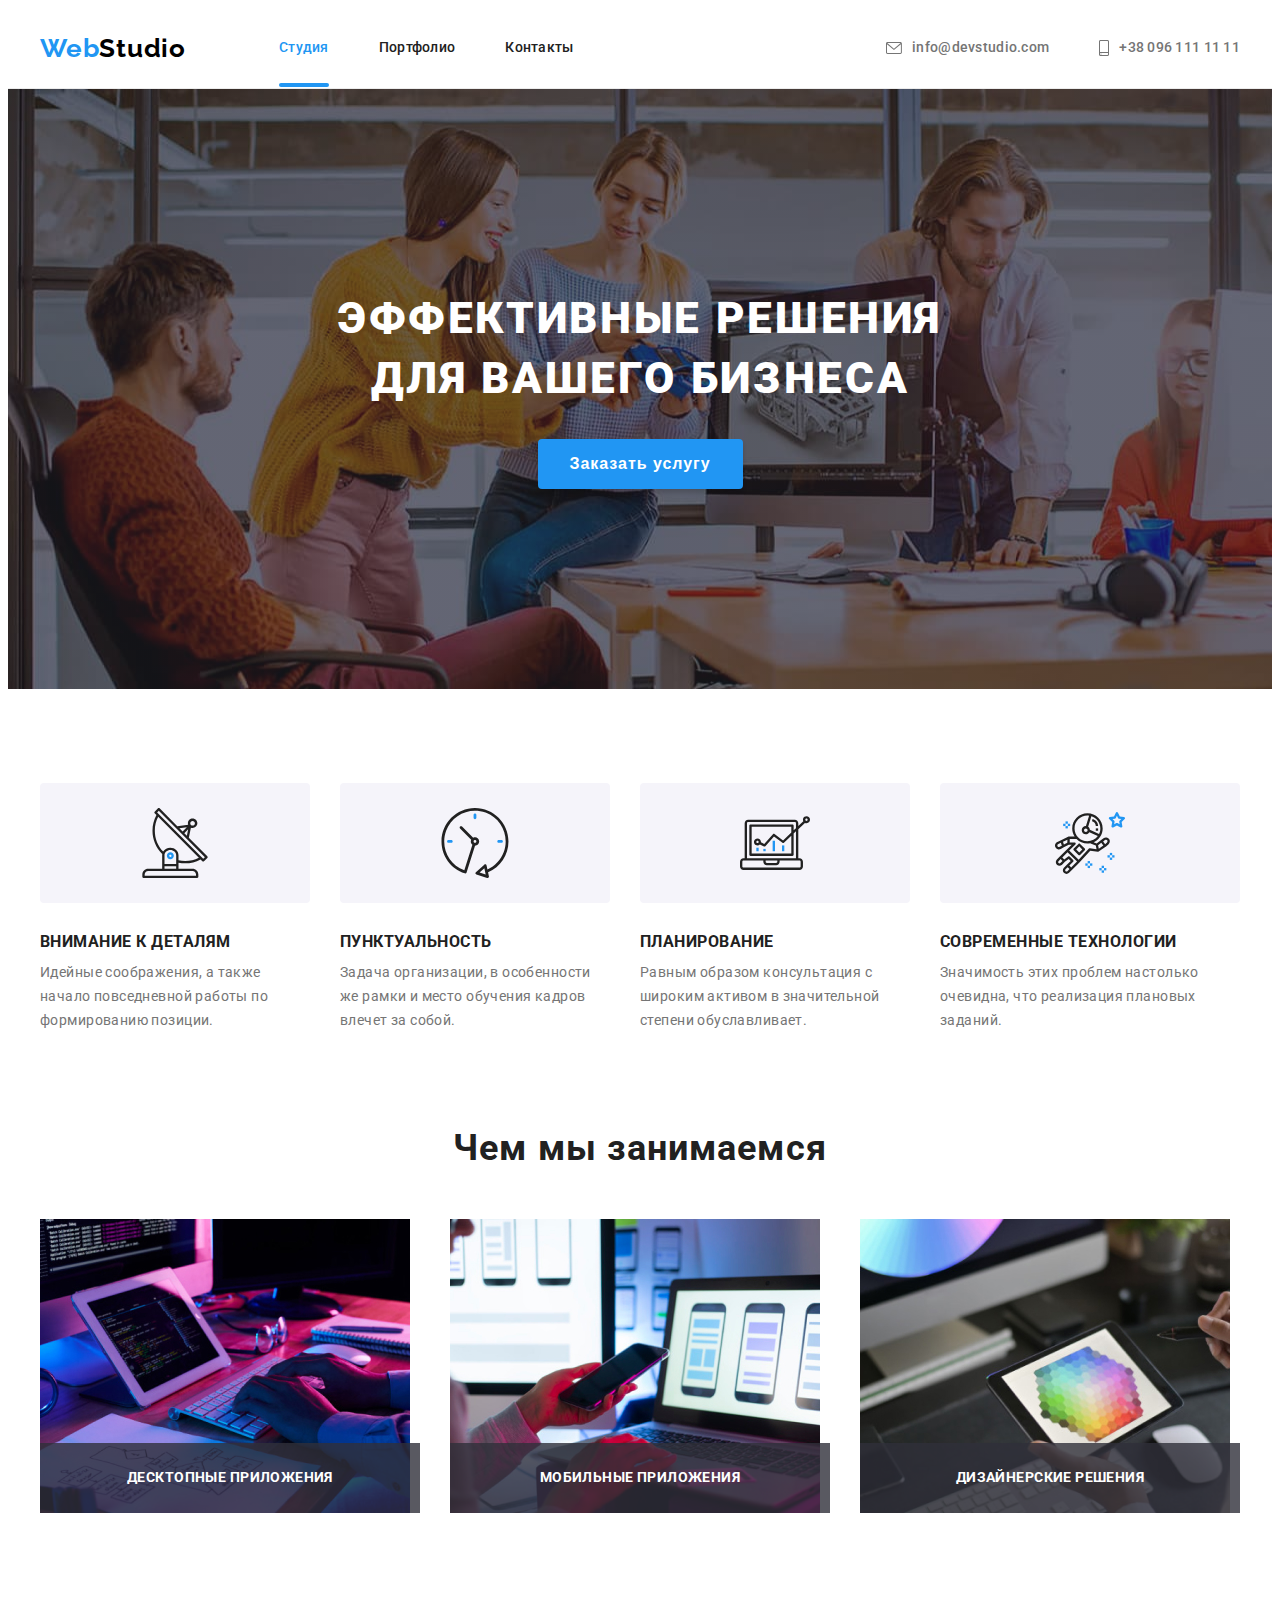
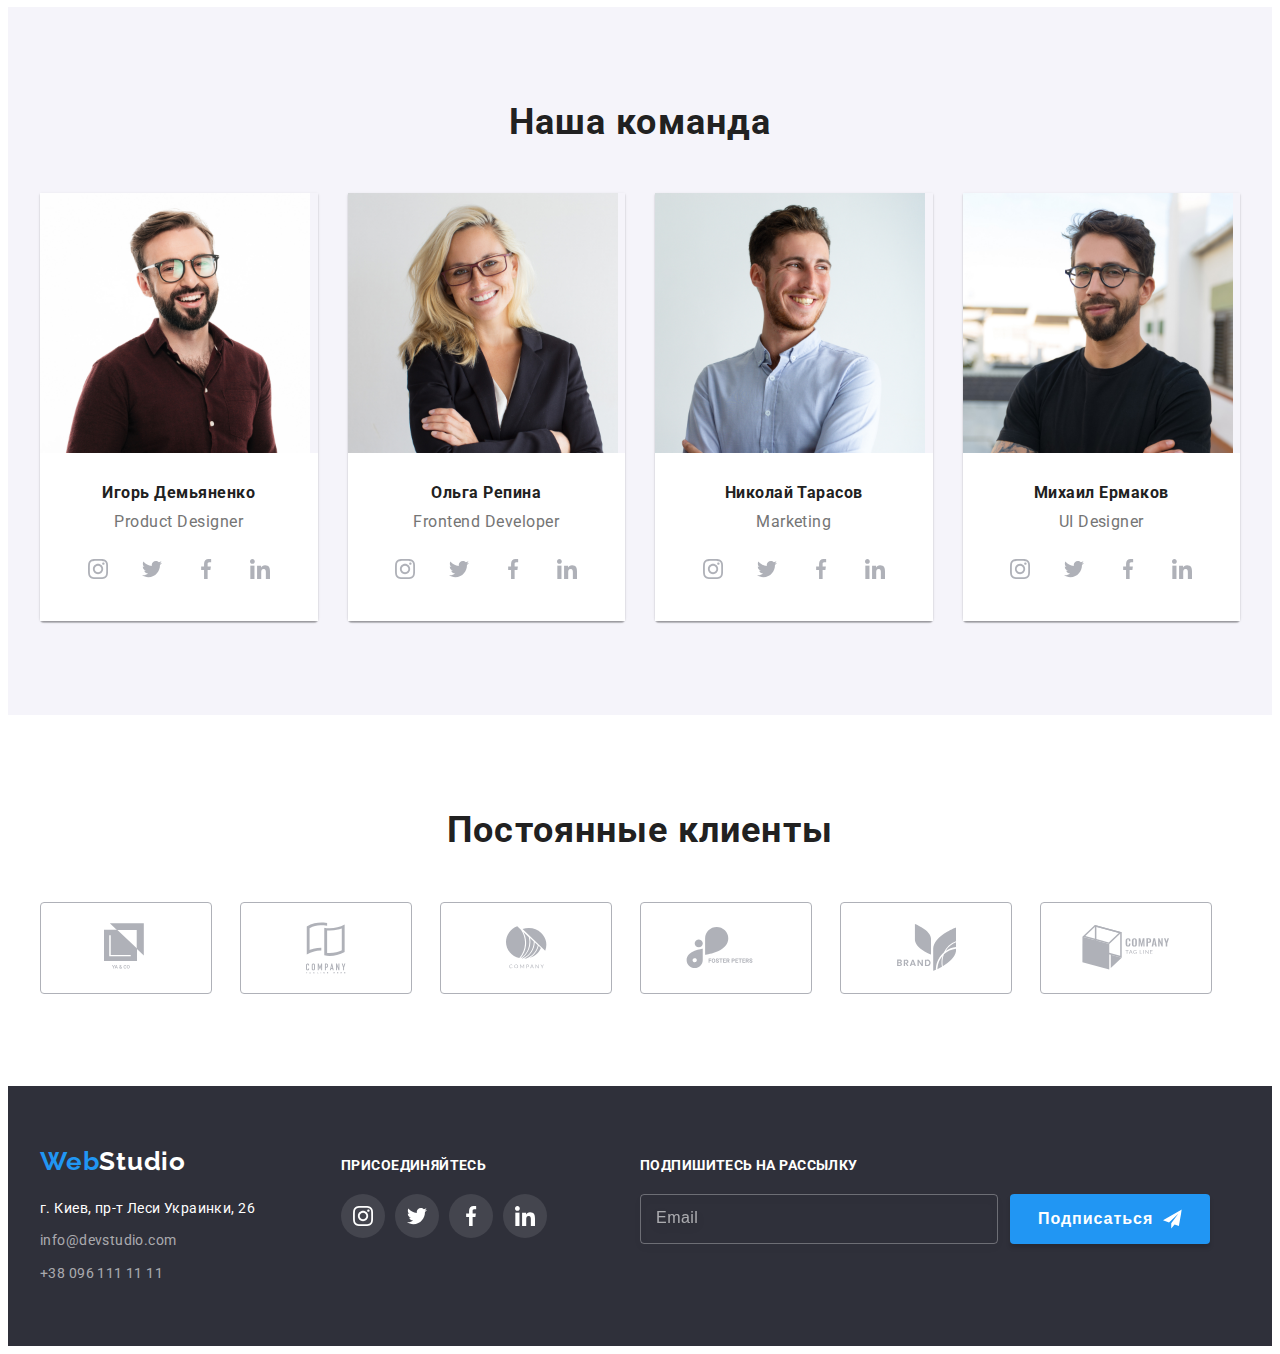
<file: index.html>
<!DOCTYPE html>
<html lang="ru">
<head>
    <meta charset="UTF-8">
    <meta http-equiv="X-UA-Compatible" content="IE=edge">
    <meta name="viewport" content="width=device-width, initial-scale=1.0">
    <title>Студия</title>
    <link rel="stylesheet" href="https://cdnjs.cloudflare.com/ajax/libs/modern-normalize/1.0.0/modern-normalize.min.css"
        integrity="sha512-ISS7cAi1PEhQ8jnbJpJZMd29NlhNj4AWYyLOSp2CE/CsHxTCu+r+t0D2yoJudVrd0/8fTVPUVDzY5Tvli75u/g=="
        crossorigin="anonymous" />
    <link rel="stylesheet" href="https://cdnjs.cloudflare.com/ajax/libs/animate.css/4.1.1/animate.min.css" />
    <link rel="preconnect" href="https://fonts.gstatic.com">
    <link href="https://fonts.googleapis.com/css2?family=Raleway:wght@700&family=Roboto:wght@400;500;700;900&display=swap"
        rel="stylesheet">
    <link rel="stylesheet" href="./css/styles.css">
</head>
<body>
 <header class="header">
    <div class="container">
    <nav class="navigation">
    <!--Логотип-->
    <a class="logo-link link" href="./index.html"><span lang="en">Web<span class="logo-part-white-theme">Studio</span></span></a>

    <!--Главное меню-->
    <ul class="navigation-list list">
        <li class="navigation-item"> 
            <a class="navigation-link link current" href="./index.html">Студия</a>
        </li>
        <li class="navigation-item">
            <a class="navigation-link link" href="./portfolio.html">Портфолио</a>
        </li>
        <li class="navigation-item">
            <a class="navigation-link link" href="">Контакты</a>
        </li>
    </ul>
    </nav>

    <!--Контакты-->
    <ul class="contact-list list">
        <li class="contact-list-item">
            <a class="contact-link link" href="mailto:info@devstudio.com">
                <svg class="mail-icon" width="16" height="12">
                    <use href="./images/icons.svg#envelope"></use>
                </svg>
                info@devstudio.com</a>
        </li>
        <li class="contact-list-item">
            <a class="contact-link link" href="tel:+380961111111">
                <svg class="tel-icon" width="10" height="16">
                    <use href="./images/icons.svg#smartphone"></use>
                </svg>
                +38 096 111 11 11</a>
        </li>
    </ul>
 </div>
 </header> 
<main>

    <!--hero-->
    <section class="hero"> 
        <div class="container">
        <h1 class="title-hero">Эффективные решения для вашего бизнеса</h1>
        <button class="modal-btn" type="button" data-modal-open>Заказать услугу</button>
        </div>
    </section>

    <!--Особенности-->
    <section class="features section">
        <div class="container">
        <h2 class="visually-hidden">Особенности</h2>
        <ul class="features-list list">
            <li class="features-list-item">
                <div class="features-icon-container">
                    <svg class="features-icon" width="70" height="70">
                        <use href="./images/icons.svg#antenna"></use>
                    </svg>
                </div>
                <h3 class="features-title">Внимание к деталям</h3>
                <p class="features-text">Идейные соображения, а также начало повседневной работы по формированию позиции.</p>
            </li>
            <li class="features-list-item">
                <div class="features-icon-container">
                    <svg class="features-icon" width="70" height="70">
                        <use href="./images/icons.svg#clock"></use>
                    </svg>
                </div>
                <h3 class="features-title">Пунктуальность</h3>
                <p class="features-text">Задача организации, в особенности же рамки и место обучения кадров влечет за собой.</p>
            </li>
            <li class="features-list-item">
                <div class="features-icon-container">
                    <svg class="features-icon" width="70" height="70">
                        <use href="./images/icons.svg#diagram"></use>
                    </svg>
                </div>
                <h3 class="features-title">Планирование</h3>
                <p class="features-text">Равным образом консультация с широким активом в значительной степени обуславливает.</p>
            </li>
            <li class="features-list-item">
                <div class="features-icon-container">
                    <svg class="features-icon" width="70" height="70">
                        <use href="./images/icons.svg#astronaut"></use>
                    </svg>
                </div>
                <h3 class="features-title">Современные технологии</h3>
                <p class="features-text">Значимость этих проблем настолько очевидна, что реализация плановых заданий.</p>
            </li>
        </ul>
        </div>
    </section>

    <!--Услуги компании-->
    <section class="services">
        <div class="container">
        <h2 class="title">Чем мы занимаемся</h2>
        <ul class="services-list list">
            <li class="services-list-item thumb">
                <img src="./images/box1.jpg" alt="Услуга 1"
                    width="370"/>
                <div class="label">
                    <p class="label-name">Десктопные приложения</p>
                </div>
            </li>
            <li class="services-list-item thumb">
                <img src="./images/box2.jpg" alt="Услуга 2" width="370"/>
                <div class="label">
                    <p class="label-name">Мобильные приложения</p>
                </div>
            </li>
            <li class="services-list-item thumb">
                <img src="./images/box3.jpg" alt="Услуга 3" width="370"/>
                <div class="label">
                    <p class="label-name">Дизайнерские решения</p>
                </div>
            </li>
        </ul>
        </div>
    </section>

    <!--Сотрудники компании-->
    <section class="team section">
        <div class="container">
        <h2 class="title">Наша команда</h2>
        <ul class="team-member-list list">
            <li class="team-member-item">
            <img class="team-member-img" src="./images/team-card-1.jpg" alt="Фото Игоря Демьяненко" width="270" height="260"/>
            <div class="team-member-card">
            <h3 class="name-team-member">Игорь Демьяненко</h3>
            <p class="position-team-member" lang="en">Product Designer</p>
            <ul class="social-list list">
                <li class="social-list-item">
                    <a class="social-list-link link" href="">
                        <svg class="social-list-icon">
                            <use href="./images/icons.svg#instagram"></use>
                        </svg>
                    </a>
                </li>
                <li class="social-list-item">
                    <a class="social-list-link link" href="">
                        <svg class="social-list-icon">
                            <use href="./images/icons.svg#twitter"></use>
                        </svg>
                    </a>
                </li>
                <li class="social-list-item">
                    <a class="social-list-link link" href="">
                        <svg class="social-list-icon">
                            <use href="./images/icons.svg#facebook"></use>
                        </svg>
                    </a>
                </li>
                <li class="social-list-item">
                    <a class="social-list-link link" href="">
                        <svg class="social-list-icon">
                            <use href="./images/icons.svg#linkedin"></use>
                        </svg>
                    </a>
                </li>
            </ul>
            </div>
            </li>
            <li class="team-member-item">
                <img class="team-member-img" src="./images/team-card-2.jpg" alt="Фото Ольги Репиной" width="270" height="260"/>
                <div class="team-member-card">
                <h3 class="name-team-member">Ольга Репина</h3>
                <p class="position-team-member" lang="en">Frontend Developer</p>
                <ul class="social-list list">
                    <li class="social-list-item">
                        <a class="social-list-link link" href="">
                            <svg class="social-list-icon">
                                <use href="./images/icons.svg#instagram"></use>
                            </svg>
                        </a>
                    </li>
                    <li class="social-list-item">
                        <a class="social-list-link link" href="">
                            <svg class="social-list-icon">
                                <use href="./images/icons.svg#twitter"></use>
                            </svg>
                        </a>
                    </li>
                    <li class="social-list-item">
                        <a class="social-list-link link" href="">
                            <svg class="social-list-icon">
                                <use href="./images/icons.svg#facebook"></use>
                            </svg>
                        </a>
                    </li>
                    <li class="social-list-item">
                        <a class="social-list-link link" href="">
                            <svg class="social-list-icon">
                                <use href="./images/icons.svg#linkedin"></use>
                            </svg>
                        </a>
                    </li>
                </ul>
                </div>
            </li>
            <li class="team-member-item">
                <img class="team-member-img" src="./images/team-card-3.jpg" alt="Фото Николая Тарасова" width="270" height="260"/>
                <div class="team-member-card">
                <h3 class="name-team-member">Николай Тарасов</h3>
                <p class="position-team-member" lang="en">Marketing</p>
                <ul class="social-list list">
                    <li class="social-list-item">
                        <a class="social-list-link link" href="">
                            <svg class="social-list-icon">
                                <use href="./images/icons.svg#instagram"></use>
                            </svg>
                        </a>
                    </li>
                    <li class="social-list-item">
                        <a class="social-list-link link" href="">
                            <svg class="social-list-icon">
                                <use href="./images/icons.svg#twitter"></use>
                            </svg>
                        </a>
                    </li>
                    <li class="social-list-item">
                        <a class="social-list-link link" href="">
                            <svg class="social-list-icon">
                                <use href="./images/icons.svg#facebook"></use>
                            </svg>
                        </a>
                    </li>
                    <li class="social-list-item">
                        <a class="social-list-link link" href="">
                            <svg class="social-list-icon">
                                <use href="./images/icons.svg#linkedin"></use>
                            </svg>
                        </a>
                    </li>
                </ul>
                </div>
            </li>
            <li class="team-member-item">
                <img class="team-member-img" src="./images/team-card-4.jpg" alt="Фото Михаила Ермакова" width="270" height="260"/>
                <div class="team-member-card">
                <h3 class="name-team-member">Михаил Ермаков</h3>
                <p class="position-team-member" lang="en">UI Designer</p>
                <ul class="social-list list">
                    <li class="social-list-item">
                        <a class="social-list-link link" href="">
                            <svg class="social-list-icon">
                                <use href="./images/icons.svg#instagram"></use>
                            </svg>
                        </a>
                    </li>
                    <li class="social-list-item">
                        <a class="social-list-link link" href="">
                            <svg class="social-list-icon">
                                <use href="./images/icons.svg#twitter"></use>
                            </svg>
                        </a>
                    </li>
                    <li class="social-list-item">
                        <a class="social-list-link link" href="">
                            <svg class="social-list-icon">
                                <use href="./images/icons.svg#facebook"></use>
                            </svg>
                        </a>
                    </li>
                    <li class="social-list-item">
                        <a class="social-list-link link" href="">
                            <svg class="social-list-icon">
                                <use href="./images/icons.svg#linkedin"></use>
                            </svg>
                        </a>
                    </li>
                </ul>
                </div>
            </li>
        </ul>
        </div>
    </section>

<!--Клиенты компании-->
    <section class="clients section">
            <div class="container">
                <h2 class="title">Постоянные клиенты</h2>
                <ul class="clients-list list">
                    <li class="clients-list-item">
                        <a class="clients-list-link link" href="">
                        <svg class="clients-list-icon" width="44" height="49">
                            <use href="./images/icons.svg#logo-1"></use>
                        </svg>
                        </a>
                    </li>
                    <li class="clients-list-item">
                        <a class="clients-list-link link" href="">
                            <svg class="clients-list-icon" width="40" height="52">
                                <use href="./images/icons.svg#logo-2"></use>
                            </svg>
                        </a>
                    </li>
                    <li class="clients-list-item">
                        <a class="clients-list-link link" href="">
                            <svg class="clients-list-icon" width="41" height="43">
                                <use href="./images/icons.svg#logo-3"></use>
                            </svg>
                        </a>
                    </li>
                    <li class="clients-list-item">
                        <a class="clients-list-link link" href="">
                            <svg class="clients-list-icon" width="80" height="42">
                                <use href="./images/icons.svg#logo-4"></use>
                            </svg>
                        </a>
                    </li>
                    <li class="clients-list-item"><a class="clients-list-link link" href="">
                            <svg class="clients-list-icon" width="59" height="47">
                                <use href="./images/icons.svg#logo-5"></use>
                            </svg>
                    </a>
                </li>
                    <li class="clients-list-item">
                        <a class="clients-list-link link" href="">
                            <svg class="clients-list-icon" width="88" height="45">
                                <use href="./images/icons.svg#logo-6"></use>
                            </svg>
                        </a>
                    </li>
                </ul>
            </div>
    </section>
</main> 

<!--Подвал сайта-->
<footer class="footer">
        <div class="container footer-flex">
            <div class="address-container">
        <!--Логотип-->
        <a class="logo-link link" href="./index.html"><span lang="en">Web<span class="logo-part-dark-theme">Studio</span></span></a>
        <!--Контакты-->
        <address class="address">
            <ul class="footer-contact-list list"> 
                <li class="footer-contact-item"> 
                    <p class="fact-address">г. Киев, пр-т Леси Украинки, 26</p>
                </li>
                <li class="footer-contact-item">
                    <a class="contact link" href="mailto:info@devstudio.com">info@devstudio.com</a>
                </li>
                <li class="footer-contact-item">
                    <a class="contact link" href="tel:+380961111111">+38 096 111 11 11</a>
                </li>
            </ul>
        </address>
            </div>
            <div class="social-link-container">
                <b class="join">присоединяйтесь</b>
                <ul class="social-list list">
                    <li class="social-list-item">
                        <a class="social-list-link footer-social-link link" href="">
                            <svg class="social-list-icon footer-svg">
                                <use href="./images/icons.svg#instagram"></use>
                            </svg>
                        </a>
                    </li>
                    <li class="social-list-item">
                        <a class="social-list-link footer-social-link link" href="">
                            <svg class="social-list-icon footer-svg">
                                <use href="./images/icons.svg#twitter"></use>
                            </svg>
                        </a>
                    </li>
                    <li class="social-list-item">
                        <a class="social-list-link footer-social-link link" href="">
                            <svg class="social-list-icon footer-svg">
                                <use href="./images/icons.svg#facebook"></use>
                            </svg>
                        </a>
                    </li>
                    <li class="social-list-item">
                        <a class="social-list-link footer-social-link link" href="">
                            <svg class="social-list-icon footer-svg">
                                <use href="./images/icons.svg#linkedin"></use>
                            </svg>
                        </a>
                    </li>
                </ul>

            </div>

            <div class="footer-modal-form-container">
                <b class="join">Подпишитесь на рассылку</b>
                <form action="#" class="footer-modal-form">
                    <input type="email" name="user-email" class="footer-modal-form-input" placeholder="Email" required
                        pattern="([A-z0-9_.-]{1,})@([A-z0-9_.-]{1,}).([A-z]{2,8})" title="test@gmail.com">
                    <button type="submit" class="footer-modal-form-btn">Подписаться
                    <svg class="footer-modal-form-icon" width="24" height="24">
                        <use href="./images/icons.svg#icon-send"></use>
                    </svg>
                    </button>
                </form>
            </div>
        </div>
</footer>
<div class="backdrop is-hidden" data-modal>
    <div class="modal">
        <button type="button" class="modal-close-btn" data-modal-close>
            <svg class="modal-close-btn-icon">
                <use href="./images/icons.svg#modal-close-btn"></use>
            </svg>
        </button>
        <b class="modal-form-title">Оставьте свои данные, мы вам перезвоним</b>
        <form action="#" class="modal-form">
            <label class="modal-form-field">
                Имя
                <span class="modal-form-input-wraper">
                    <input type="text" name="user-name" class="modal-form-input" required minlength="2">
                    <svg class="modal-form-icon" width="18" height="18">
                        <use href="./images/icons.svg#icon-person-black"></use>
                    </svg>
                </span>
            </label>
            <label class="modal-form-field">
                Телефон
                <span class="modal-form-input-wraper">
                    <input type="tel" name="user-phone" class="modal-form-input" required pattern="[0-9]{3}-[0-9]{3}-[0-9]{2}-[0-9]{2}"
                        title="099-111-22-22">
                    <svg class="modal-form-icon" width="18" height="18">
                        <use href="./images/icons.svg#icon-phone-black"></use>
                    </svg>
                </span>
            </label>
            <label class="modal-form-field">
                Почта
                <span class="modal-form-input-wraper">
                    <input type="email" name="user-email" class="modal-form-input" required
                        pattern="([A-z0-9_.-]{1,})@([A-z0-9_.-]{1,}).([A-z]{2,8})" title="test@gmail.com">
                    <svg class="modal-form-icon" width="18" height="18">
                        <use href="./images/icons.svg#icon-email-black"></use>
                    </svg>
                </span>
            </label>
            <label class="modal-form-field">
                Комментарий
                <textarea name="user-comment" class="modal-form-comment" placeholder="Введите текст"></textarea>
            </label>
                <input type="checkbox" id="user-term" name="user-term" class="modal-form-term visually-hidden">
            <label for="user-term" class="modal-form-check-desc">Соглашаюсь с рассылкой и принимаю&nbsp;<a class="modal-form-link link" href="">Условия договора</a></label>
            <button type="submit" class="modal-form-btn">Отправить</button>
        </form>
    </div>
</div>
<script src="./js/modal.js"></script>
</body>
</html>
</file>
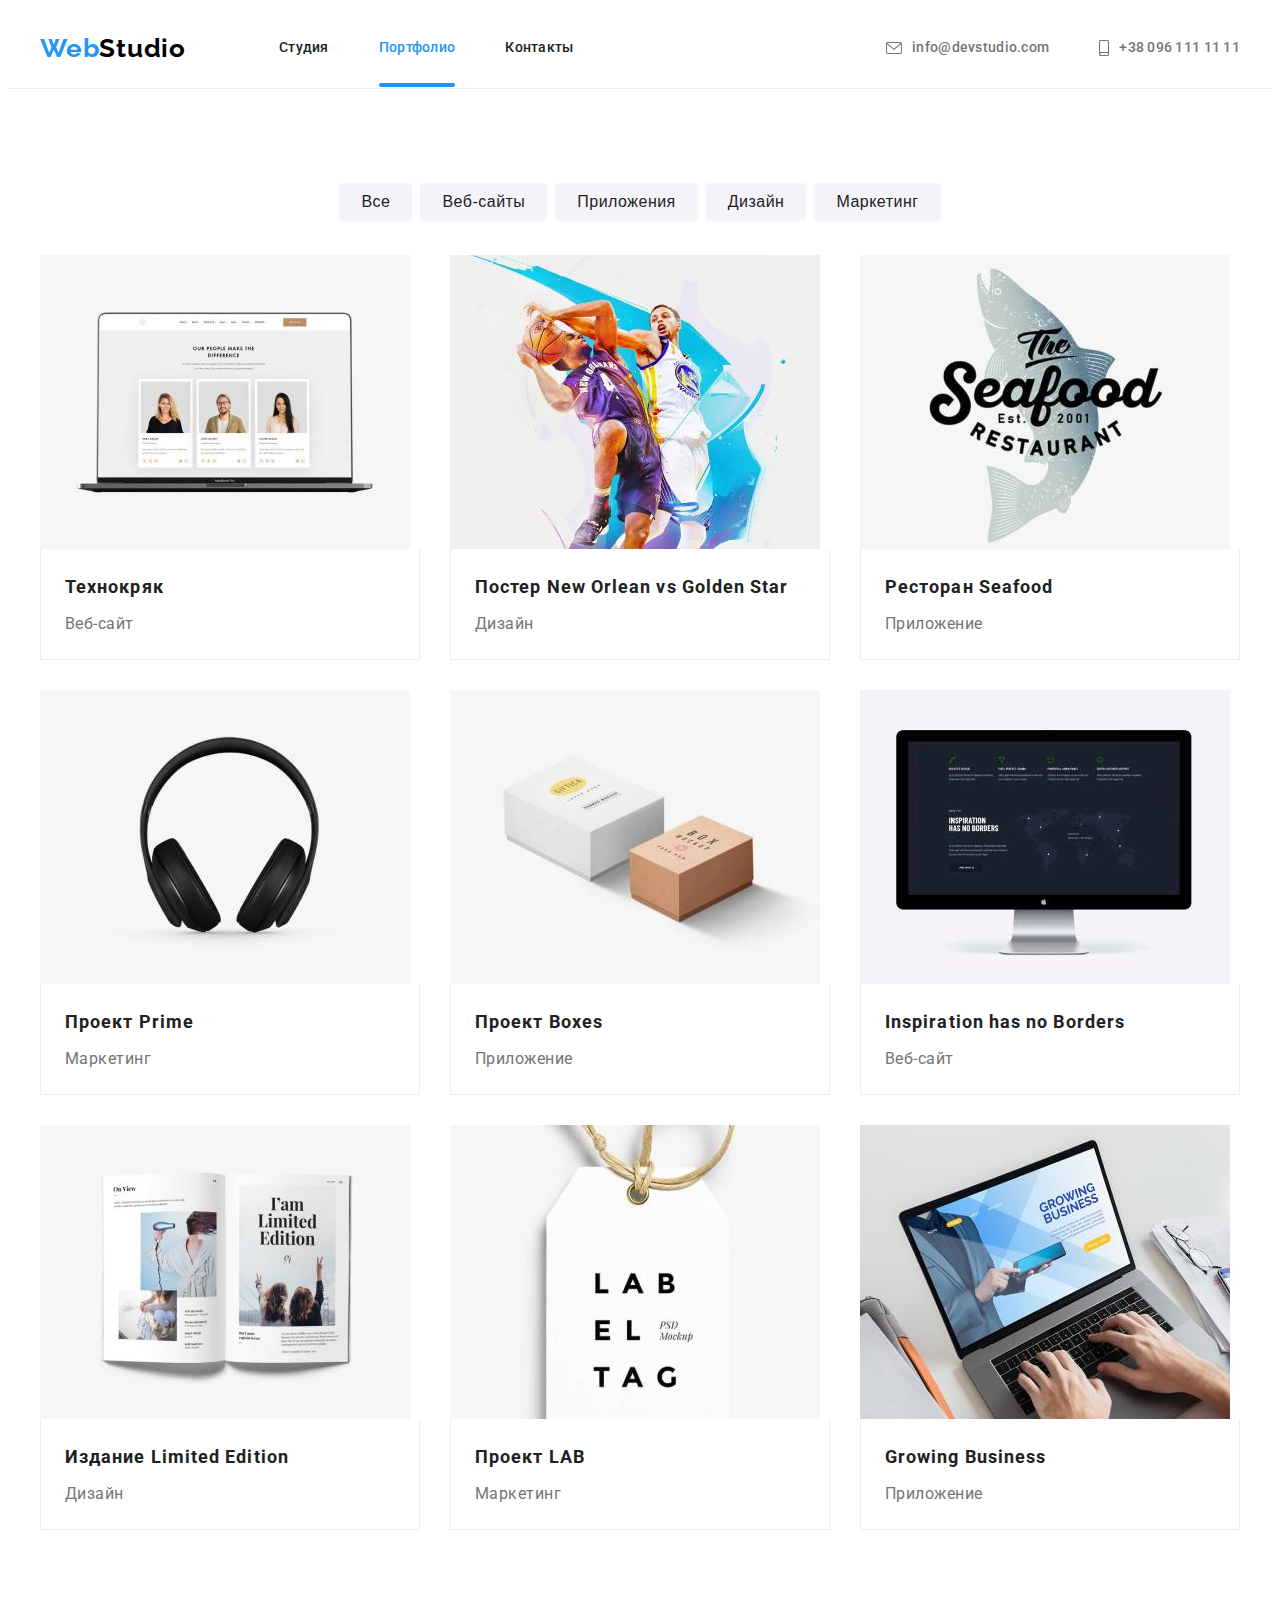
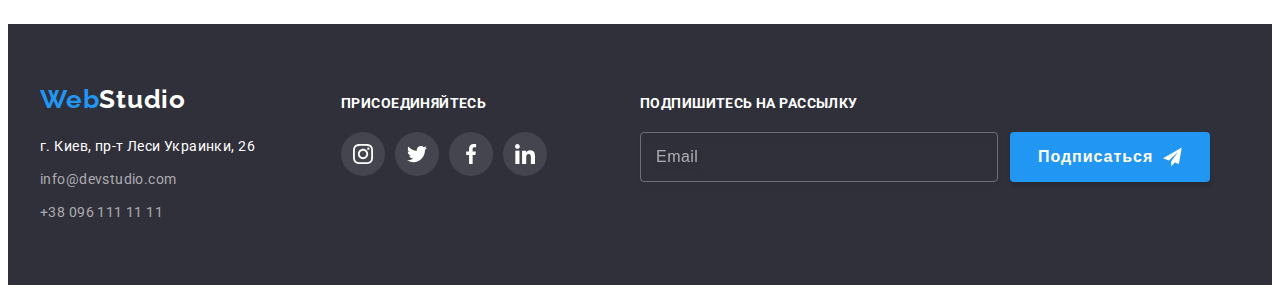
<file: portfolio.html>
<!DOCTYPE html>
<html lang="ru">
<head>
    <meta charset="UTF-8">
    <meta http-equiv="X-UA-Compatible" content="IE=edge">
    <meta name="viewport" content="width=device-width, initial-scale=1.0">
    <title>Студия</title>
    <link rel="stylesheet" href="https://cdnjs.cloudflare.com/ajax/libs/modern-normalize/1.0.0/modern-normalize.min.css"
        integrity="sha512-ISS7cAi1PEhQ8jnbJpJZMd29NlhNj4AWYyLOSp2CE/CsHxTCu+r+t0D2yoJudVrd0/8fTVPUVDzY5Tvli75u/g=="
        crossorigin="anonymous" />
    <link rel="preconnect" href="https://fonts.gstatic.com">
    <link href="https://fonts.googleapis.com/css2?family=Raleway:wght@700&family=Roboto:wght@400;500;700;900&display=swap"
        rel="stylesheet">
    <link rel="stylesheet" href="./css/styles.css">
</head>
<body>
 
    <header class="header">
        <div class="container">
            <nav class="navigation">
                <!--Логотип-->
                <a class="logo-link link" href="./index.html"><span lang="en">Web<span
                            class="logo-part-white-theme">Studio</span></span></a>
    
                <!--Главное меню-->
                <ul class="navigation-list list">
                    <li class="navigation-item">
                        <a class="navigation-link link" href="./index.html">Студия</a>
                    </li>
                    <li class="navigation-item">
                        <a class="navigation-link link current" href="./portfolio.html">Портфолио</a>
                    </li>
                    <li class="navigation-item">
                        <a class="navigation-link link" href="">Контакты</a>
                    </li>
                </ul>
            </nav>
    
            <!--Контакты-->
            <ul class="contact-list list">
                <li class="contact-list-item">
                    <a class="contact-link link" href="mailto:info@devstudio.com">
                        <svg class="mail-icon" width="16" height="12">
                            <use href="./images/icons.svg#envelope"></use>
                        </svg>
                        info@devstudio.com</a>
                </li>
                <li class="contact-list-item">
                    <a class="contact-link link" href="tel:+380961111111">
                        <svg class="tel-icon" width="10" height="16">
                            <use href="./images/icons.svg#smartphone"></use>
                        </svg>
                        +38 096 111 11 11</a>
                </li>
            </ul>
        </div>
    </header>

    <main>
        <section class="section">
            <div class="container">

            <h1 class="visually-hidden">Портфолио</h1>

            <!--Кнопки-фильтры-->
            <ul class="portfolio-btn-list list">
                <li class="portfolio-btn-list-item">
                    <button class="portfolio-btn" type="button">Все</button>
                </li>
                <li class="portfolio-btn-list-item">
                    <button class="portfolio-btn" type="button">Веб-сайты</button>
                </li>
                <li class="portfolio-btn-list-item">
                    <button class="portfolio-btn" type="button">Приложения</button>
                </li>
                <li class="portfolio-btn-list-item">
                    <button class="portfolio-btn" type="button">Дизайн</button>
                </li>
                <li class="portfolio-btn-list-item">
                    <button class="portfolio-btn" type="button">Маркетинг</button>
                </li>
            </ul>

            <!--Карточки портфолио-->

            <h2 class="visually-hidden">Примеры работ</h2>

            <ul class="work-list list">
                <li class="work-list-item">
                    <a class="work-link link" href="">
                        <div class="work-list-content-wrapper">
                            <img class="work-img" src="./images/portfolio/portfolio-1.jpg" alt="Изображение сайта Технокряк" width="370"
                                height="294">
                            <p class="overlay">Технокряк это современная площадка распространения коронавируса. Компании используют эту платформу
                                для цифрового шпионажа и атак на защищённые сервера конкурентов.</p>
                        </div>
                        <div class="work-card">
                        <h3 class="work-title">Технокряк</h3>
                        <p class="work-product">Веб-сайт</p>
                        </div>
                    </a>
                </li>
                <li class="work-list-item">
                    <a class="work-link link" href="">
                        <div class="work-list-content-wrapper">
                            <img class="work-img" src="./images/portfolio/portfolio-2.jpg" alt="Два баскетболиста с мячом" width="370" height="294">
                            <p class="overlay">Технокряк это современная площадка распространения коронавируса. Компании используют эту платформу
                                для цифрового шпионажа и атак на защищённые сервера конкурентов.</p>
                        </div>
                        <div class="work-card">
                        <h3 class="work-title">Постер <span lang="en">New Orlean vs Golden Star</span></h3>
                        <p class="work-product">Дизайн</p>
                        </div>
                    </a>
                </li>
                <li class="work-list-item">
                    <a class="work-link link" href="">
                        <div class="work-list-content-wrapper">
                            <img class="work-img" src="./images/portfolio/portfolio-3.jpg" alt="Логотип рыбного ресторана" width="370" height="294">
                            <p class="overlay">Технокряк это современная площадка распространения коронавируса. Компании используют эту платформу
                                для цифрового шпионажа и атак на защищённые сервера конкурентов.</p>
                        </div>
                        <div class="work-card">
                        <h3 class="work-title">Ресторан <span lang="en">Seafood</span></h3>
                        <p class="work-product">Приложение</p>
                        </div>
                    </a>
                </li>
                <li class="work-list-item">
                    <a class="work-link link" href="">
                        <div class="work-list-content-wrapper">
                            <img class="work-img" src="./images/portfolio/portfolio-4.jpg" alt="Наушники" width="370" height="294">
                            <p class="overlay">Технокряк это современная площадка распространения коронавируса. Компании используют эту платформу
                                для цифрового шпионажа и атак на защищённые сервера конкурентов.</p>
                        </div>
                        <div class="work-card">
                        <h3 class="work-title">Проект <span lang="en">Prime</span></h3>
                        <p class="work-product">Маркетинг</p>
                        </div>
                    </a>
                </li>
                <li class="work-list-item">
                    <a class="work-link link" href="">
                        <div class="work-list-content-wrapper">
                            <img class="work-img" src="./images/portfolio/portfolio-5.jpg" alt="Две коробки" width="370" height="294">
                            <p class="overlay">Технокряк это современная площадка распространения коронавируса. Компании используют эту платформу
                                для цифрового шпионажа и атак на защищённые сервера конкурентов.</p>
                        </div>
                        <div class="work-card">
                        <h3 class="work-title">Проект <span lang="en">Boxes</span></h3>
                        <p class="work-product">Приложение</p>
                        </div>
                    </a>
                </li>
                <li class="work-list-item">
                    <a class="work-link link" href="">
                        <div class="work-list-content-wrapper">
                            <img class="work-img" src="./images/portfolio/portfolio-6.jpg" alt="Монитор" width="370" height="294">
                            <p class="overlay">Технокряк это современная площадка распространения коронавируса. Компании используют эту платформу
                                для цифрового шпионажа и атак на защищённые сервера конкурентов.</p>
                        </div>
                        <div class="work-card">
                        <h3 class="work-title" lang="en">Inspiration has no Borders</h3>
                        <p class="work-product">Веб-сайт</p>
                        </div>
                    </a>
                </li>
                <li class="work-list-item">
                    <a class="work-link link" href="">
                        <div class="work-list-content-wrapper">
                            <img class="work-img" src="./images/portfolio/portfolio-7.jpg" alt="Разворот журнала" width="370" height="294">
                            <p class="overlay">Технокряк это современная площадка распространения коронавируса. Компании используют эту платформу
                                для цифрового шпионажа и атак на защищённые сервера конкурентов.</p>
                        </div>
                        <div class="work-card">
                        <h3 class="work-title">Издание <span lang="en">Limited Edition</span></h3>
                        <p class="work-product">Дизайн</p>
                        </div>
                    </a>
                </li>
                <li class="work-list-item">
                    <a class="work-link link" href="">
                        <div class="work-list-content-wrapper">
                            <img class="work-img" src="./images/portfolio/portfolio-8.jpg" alt="Белая бирка" width="370" height="294">
                            <p class="overlay">Технокряк это современная площадка распространения коронавируса. Компании используют эту платформу
                                для цифрового шпионажа и атак на защищённые сервера конкурентов.</p>
                        </div>
                        <div class="work-card">
                        <h3 class="work-title">Проект <span lang="en">LAB</span></h3>
                        <p class="work-product">Маркетинг</p>
                        </div>
                    </a>
                </li>
                <li class="work-list-item">
                    <a class="work-link link" href="">
                        <div class="work-list-content-wrapper">
                            <img class="work-img" src="./images/portfolio/portfolio-9.jpg" alt="Ноутбук" width="370" height="294">
                            <p class="overlay">Технокряк это современная площадка распространения коронавируса. Компании используют эту платформу
                                для цифрового шпионажа и атак на защищённые сервера конкурентов.</p>
                        </div>
                        <div class="work-card">
                        <h3 class="work-title" lang="en">Growing Business</h3>
                        <p class="work-product">Приложение</p>
                        </div>
                    </a>
                </li>
            </ul>
            </div>
        </section>    
    </main>
    <!--Подвал сайта-->
<footer class="footer">
    <div class="container footer-flex">
        <div class="address-container">
            <!--Логотип-->
            <a class="logo-link link" href="./index.html"><span lang="en">Web<span
                        class="logo-part-dark-theme">Studio</span></span></a>
            <!--Контакты-->
            <address class="address">
                <ul class="footer-contact-list list">
                    <li class="footer-contact-item">
                        <p class="fact-address">г. Киев, пр-т Леси Украинки, 26</p>
                    </li>
                    <li class="footer-contact-item">
                        <a class="contact link" href="mailto:info@devstudio.com">info@devstudio.com</a>
                    </li>
                    <li class="footer-contact-item">
                        <a class="contact link" href="tel:+380961111111">+38 096 111 11 11</a>
                    </li>
                </ul>
            </address>
        </div>
        <div class="social-link-container">
            <b class="join">присоединяйтесь</b>
            <ul class="social-list list">
                <li class="social-list-item">
                    <a class="social-list-link footer-social-link link" href="">
                        <svg class="social-list-icon footer-svg">
                            <use href="./images/icons.svg#instagram"></use>
                        </svg>
                    </a>
                </li>
                <li class="social-list-item">
                    <a class="social-list-link footer-social-link link" href="">
                        <svg class="social-list-icon footer-svg">
                            <use href="./images/icons.svg#twitter"></use>
                        </svg>
                    </a>
                </li>
                <li class="social-list-item">
                    <a class="social-list-link footer-social-link link" href="">
                        <svg class="social-list-icon footer-svg">
                            <use href="./images/icons.svg#facebook"></use>
                        </svg>
                    </a>
                </li>
                <li class="social-list-item">
                    <a class="social-list-link footer-social-link link" href="">
                        <svg class="social-list-icon footer-svg">
                            <use href="./images/icons.svg#linkedin"></use>
                        </svg>
                    </a>
                </li>
            </ul>

        </div>
        <div class="footer-modal-form-container">
            <b class="join">Подпишитесь на рассылку</b>
            <form action="#" class="footer-modal-form">
                <input type="email" name="user-email" class="footer-modal-form-input" placeholder="Email" required
                    pattern="([A-z0-9_.-]{1,})@([A-z0-9_.-]{1,}).([A-z]{2,8})" title="test@gmail.com">
                <button type="submit" class="footer-modal-form-btn">Подписаться
                    <svg class="footer-modal-form-icon" width="24" height="24">
                        <use href="./images/icons.svg#icon-send"></use>
                    </svg>
                </button>
            </form>
        </div>
    </div>
</footer>
</body>
</html>
</file>
<file: css/styles.css>
:root {
  --main-font: 'Roboto', sans-serif;
  --secondary-font: 'Raleway', sans-serif;
  --accent-color: #2196f3;
  --main-color: #212121;
  --secondary-color: #757575;
  --third-color: #ffffff;
  --header-logo-color: #000000;
  --footer-contact-color: rgba(255, 255, 255, 0.6);
  --dark-background-color: #2f303a;
  --hero-background-color: #c4c4c4;
  --features-background-color: #f5f4fa;
  --icon-color: #afb1b8;
}

body {
  font-family: var(--main-font);
  font-weight: 500;
  font-size: 14px;
  line-height: 1.14;
}

h1,
h2,
h3,
h4,
h5,
h6,
p {
  margin: 0;
}

ul,
ol {
  margin: 0;
  padding: 0;
}

img {
  display: block;
}

.visually-hidden {
  position: absolute !important;
  clip: rect(1px 1px 1px 1px); /* IE6, IE7 */
  clip: rect(1px, 1px, 1px, 1px);
  padding: 0 !important;
  border: 0 !important;
  height: 1px !important;
  width: 1px !important;
  overflow: hidden;
}

.container {
  width: 1200px;
  margin: 0 auto;
  padding-left: 15px;
  padding-right: 15px;
}

.section {
  padding-top: 94px;
  padding-bottom: 94px;
}

.link {
  text-decoration: none;
}

.list {
  list-style: none;
}

.address {
  font-style: normal;
}

/* ============= COMPONENTS ============= */

.logo-link {
  font-family: var(--secondary-font);
  font-weight: 700;
  font-size: 26px;
  line-height: 1.19;
  letter-spacing: 0.03em;
  color: var(--accent-color);
  margin-right: 93px;
}

.logo-part-white-theme {
  color: var(--header-logo-color);
}

.logo-part-dark-theme {
  color: var(--third-color);
}

.title {
  font-weight: 700;
  font-size: 36px;
  line-height: 1.17;
  text-align: center;
  letter-spacing: 0.03em;
  color: var(--main-color);
  margin-bottom: 50px;
}

.mail-icon {
  display: inline-flex;
  fill: currentColor;
  margin-right: 10px;
  width: 16px;
  height: 12px;
}

.tel-icon {
  display: inline-flex;
  fill: currentColor;
  margin-right: 10px;
  width: 10px;
  height: 16px;
}

.social-list-icon {
  width: 20px;
  height: 20px;
  fill: var(--icon-color);
  transition: fill 250ms cubic-bezier(0.4, 0, 0.2, 1);
}

.social-list {
  display: flex;
  justify-content: center;
  align-items: center;
}

.social-list-item:not(:last-child) {
  margin-right: 10px;
}

.social-list-link {
  display: flex;
  justify-content: center;
  align-items: center;
  width: 44px;
  height: 44px;
  border-radius: 50%;
  background-color: var(--third-color);
  transition: background-color 250ms cubic-bezier(0.4, 0, 0.2, 1);
}

.social-list-link:hover,
.social-list-link:focus {
  background-color: var(--accent-color);
}

.social-list-link:hover .social-list-icon,
.social-list-link:focus .social-list-icon {
  fill: var(--third-color);
}

/* ============= END COMPONENTS ============= */
/*============= HEADER ============= */

.header {
  border-bottom: 1px solid #ececec;
}

.header .container {
  display: flex;
  align-items: center;
}

.navigation {
  display: flex;
  align-items: center;
}

.navigation-list {
  display: flex;
  align-items: center;
}

.navigation-item:not(:last-child) {
  margin-right: 50px;
}

.navigation-link {
  letter-spacing: 0.02em;
  color: var(--main-color);
  padding-top: 32px;
  padding-bottom: 32px;
  transition: color 250ms cubic-bezier(0.4, 0, 0.2, 1);
}

.navigation-link:hover,
.navigation-link:focus {
  color: var(--accent-color);
}

.current {
  color: var(--accent-color);
  position: relative;
}

.current::after {
  content: '';
  position: absolute;
  display: block;
  width: 100%;
  height: 4px;
  background-color: var(--accent-color);
  border-radius: 2px;
  bottom: 0;
  left: 0;
}

.contact-list {
  display: flex;
  align-items: center;
  margin-left: auto;
}

.contact-list-item:not(:last-child) {
  margin-right: 50px;
}

.contact-link {
  letter-spacing: 0.02em;
  color: var(--secondary-color);
  display: flex;
  align-items: center;
  padding-top: 32px;
  padding-bottom: 32px;
  transition: color 250ms cubic-bezier(0.4, 0, 0.2, 1),
    fill 250ms cubic-bezier(0.4, 0, 0.2, 1);
}

.contact-link:hover,
.contact-link:focus {
  color: var(--accent-color);
  fill: var(--accent-color);
}
/* ============= END HEADER ============= */
/* ============= HERO ============= */

.hero {
  background-color: var(--hero-background-color);
  background-image: linear-gradient(
      rgba(47, 48, 58, 0.4),
      rgba(47, 48, 58, 0.4)
    ),
    url(../images/hero/bg.jpg);
  background-repeat: no-repeat;
  background-size: cover;
  padding-top: 200px;
  padding-bottom: 200px;
  max-width: 1600px;
  margin: 0 auto;
}
.title-hero {
  font-weight: 900;
  font-size: 44px;
  line-height: 1.36;

  text-align: center;
  letter-spacing: 0.06em;
  text-transform: uppercase;

  color: var(--third-color);

  max-width: 696px;
  margin: auto;
}

.modal-btn {
  font-weight: 700;
  font-size: 16px;
  line-height: 1.88;
  align-items: center;
  text-align: center;
  letter-spacing: 0.06em;
  cursor: pointer;

  background-color: var(--accent-color);
  box-shadow: 0px 4px 4px rgba(0, 0, 0, 0.15);
  border-radius: 4px;
  border: none;
  display: block;
  margin-top: 30px;
  margin-left: auto;
  margin-right: auto;
  padding: 10px 32px;

  color: var(--third-color);

  transition: background-color 250ms cubic-bezier(0.4, 0, 0.2, 1);
}

.modal-btn:hover,
.modal-btn:focus {
  background-color: #188ce8;
}
/* ============= END HERO ============= */
/* ============= FEATURES ============= */

.features-icon-container {
  display: flex;
  align-items: center;
  justify-content: center;
  padding: 25px 100px;
  background-color: var(--features-background-color);
  border-radius: 4px;
  margin-bottom: 30px;
}

.features-list {
  display: flex;
  align-items: center;
}

.features-list-item:not(:last-child) {
  margin-right: 30px;
  max-width: 270px;
}

.features-title {
  font-weight: 700;
  letter-spacing: 0.03em;
  text-transform: uppercase;
  color: var(--main-color);
  margin-bottom: 10px;
}

.features-text {
  font-weight: 400;
  line-height: 1.71;
  letter-spacing: 0.03em;
  color: var(--secondary-color);
}

/* ============= END FEATURES ============= */

/* ============= SERVICES ============= */
.services {
  padding-bottom: 94px;
}

.services-list {
  display: flex;
  flex-wrap: wrap;
  margin-left: -30px;
  margin-top: -30px;
}

.services-list-item {
  flex-basis: calc(100% / 3 - 30px);
  margin-left: 30px;
  margin-top: 30px;
}

.thumb {
  position: relative;
}

.label {
  position: absolute;
  bottom: 0;
  left: 0;
  width: 100%;
  height: 70px;
  display: flex;
  justify-content: center;
  align-items: center;
  background-color: rgba(47, 48, 58, 0.8);
}

.label-name {
  font-weight: 700;
  text-align: center;
  letter-spacing: 0.03em;
  text-transform: uppercase;
  color: var(--third-color);
}

/* ============= END SERVICES ============= */

/* ============= TEAM ============= */

.team-member-list {
  display: flex;
  align-items: center;
  flex-wrap: wrap;
  margin-left: -30px;
  margin-top: -30px;
}

.team-member-item {
  flex-basis: calc(100% / 4 - 30px);
  margin-left: 30px;
  margin-top: 30px;
  box-shadow: 0px 1px 3px rgba(0, 0, 0, 0.12), 0px 1px 1px rgba(0, 0, 0, 0.14),
    0px 2px 1px rgba(0, 0, 0, 0.2);
  border-radius: 0px 0px 4px 4px;
}

.team-member-card {
  padding: 30px 32px;
  background-color: var(--third-color);
}

.name-team-member,
.position-team-member {
  font-size: 16px;
  line-height: 1.19;
  text-align: center;
  letter-spacing: 0.03em;
}

.name-team-member {
  color: var(--main-color);
  margin-bottom: 10px;
}

.position-team-member {
  font-weight: 400;
  color: var(--secondary-color);
  margin-bottom: 16px;
}

.team {
  background-color: #f5f4fa;
}
/* ============= END TEAM ============= */
/* ============= CLIENTS ============= */
.clients-list {
  display: flex;
  align-items: center;
  flex-wrap: wrap;
  margin-left: -30px;
  margin-top: -30px;
}

.clients-list-item {
  flex-basis: calc(100% / 6 - 30px);
  margin-left: 30px;
  margin-top: 30px;
  max-width: 170px;
  height: 90px;
  box-sizing: border-box;
}

.clients-list-link {
  display: flex;
  justify-content: center;
  align-items: center;
  width: 170px;
  height: 90px;
  border: 1px solid var(--icon-color);
  border-radius: 4px;
  transition: border-color 250ms cubic-bezier(0.4, 0, 0.2, 1);
}

.clients-list-link:hover .clients-list-icon,
.clients-list-link:focus .clients-list-icon {
  fill: var(--accent-color);
}

.clients-list-link:hover,
.clients-list-link:focus {
  border: 1px solid var(--accent-color);
}

.clients-list-icon {
  fill: var(--icon-color);
  transition: fill 250ms cubic-bezier(0.4, 0, 0.2, 1);
}

/* ============= END CLIENTS ============= */
/* ============= FOOTER ============= */

.footer {
  background-color: var(--dark-background-color);
}

.footer-flex {
  display: flex;
  align-items: baseline;
}

.address-container {
  width: 231px;
}

.fact-address,
.contact {
  font-weight: 400;
  line-height: 1.71;
  letter-spacing: 0.03em;
}
.contact:hover,
.contact:focus {
  color: var(--accent-color);
}
.fact-address {
  color: var(--third-color);
}
.contact {
  color: var(--footer-contact-color);
  transition: color 250ms cubic-bezier(0.4, 0, 0.2, 1);
}

.footer {
  padding-top: 60px;
  padding-bottom: 60px;
}
.address {
  margin-top: 20px;
}

.footer-contact-item:not(:last-child) {
  margin-bottom: 9px;
}

.social-link-container {
  margin-left: 70px;
}

.join {
  display: inline-block;
  font-weight: 700;
  letter-spacing: 0.03em;
  text-transform: uppercase;
  color: var(--third-color);
  margin-bottom: 20px;
}

.footer-social-link {
  background-color: rgba(255, 255, 255, 0.1);
}

.footer-svg {
  fill: var(--third-color);
}

.footer-modal-form-container {
  display: block;
  margin-left: 93px;
}

.footer-modal-form {
  display: flex;
  align-items: center;
}

.footer-modal-form-input {
  width: 358px;
  height: 50px;
  border: 1px solid rgba(255, 255, 255, 0.3);
  box-sizing: border-box;
  filter: drop-shadow(0px 4px 4px rgba(0, 0, 0, 0.15));
  border-radius: 4px;
  background-color: transparent;
  color: var(--third-color);
  padding: 15px;
}

.footer-modal-form-input::placeholder {
  font-weight: 400;
  font-size: 16px;
  line-height: 1.25;

  display: flex;
  align-items: center;
  letter-spacing: 0.03em;

  color: rgba(255, 255, 255, 0.6);
}

.footer-modal-form-btn {
  font-weight: 700;
  font-size: 16px;
  line-height: 1.88;
  text-align: center;
  letter-spacing: 0.06em;
  cursor: pointer;

  width: 200px;
  height: 50px;
  background-color: var(--accent-color);
  box-shadow: 0px 4px 4px rgba(0, 0, 0, 0.15);
  border-radius: 4px;
  border: none;
  margin-left: 12px;
  padding: 10px 28px;
  display: flex;
  justify-content: center;
  align-items: center;

  color: var(--third-color);

  transition: background-color 250ms cubic-bezier(0.4, 0, 0.2, 1);
}

.footer-modal-form-btn:hover,
.footer-modal-form-btn:focus {
  background-color: #188ce8;
  outline: none;
}

.footer-modal-form-icon {
  margin-left: 10px;
}

/* ============= END FOOTER ============= */
/* ============= PORTFOLIO BUTTON ============= */

.portfolio-btn-list {
  display: flex;
  align-items: center;
  justify-content: center;
  margin-bottom: 34px;
}

.portfolio-btn-list-item:not(:last-child) {
  margin-right: 8px;
}

.portfolio-btn {
  font-weight: 500;
  font-size: 16px;
  line-height: 1.63;
  text-align: center;
  letter-spacing: 0.03em;
  cursor: pointer;
  background-color: #f5f4fa;
  border-radius: 4px;
  color: var(--main-color);
  padding: 6px 22px;
  border: none;
  transition: background-color 250ms cubic-bezier(0.4, 0, 0.2, 1),
    color 250ms cubic-bezier(0.4, 0, 0.2, 1),
    box-shadow 250ms cubic-bezier(0.4, 0, 0.2, 1);
}

.portfolio-btn:hover,
.portfolio-btn:focus {
  background-color: var(--accent-color);
  color: var(--third-color);
  box-shadow: 0px 3px 1px rgba(0, 0, 0, 0.1), 0px 1px 2px rgba(0, 0, 0, 0.08),
    0px 2px 2px rgba(0, 0, 0, 0.12);
}
/* ============= END PORTFOLIO BUTTON ============= */
/* ============= WORK LIST ============= */

.work-list {
  display: flex;
  align-items: center;
  flex-wrap: wrap;
  margin-left: -30px;
  margin-top: -30px;
}

.work-list-item {
  flex-basis: calc(100% / 3 - 30px);
  margin-left: 30px;
  margin-top: 30px;
}

.work-link {
  display: block;
  transition: box-shadow 250ms cubic-bezier(0.4, 0, 0.2, 1);
}

.work-link:hover,
.work-link:focus {
  box-shadow: 0px 1px 1px rgba(0, 0, 0, 0.12), 0px 4px 4px rgba(0, 0, 0, 0.06),
    1px 4px 6px rgba(0, 0, 0, 0.16);
}

.work-link:hover .overlay,
.work-link:focus .overlay {
  transform: translateY(0%);
}

.work-card {
  padding: 20px 24px;
  border: 1px solid #eeeeee;
  box-sizing: border-box;
  border-top: none;
}

.work-title {
  font-weight: 700;
  font-size: 18px;
  line-height: 2;
  letter-spacing: 0.06em;
  color: var(--main-color);
  margin-bottom: 4px;
}

.work-product {
  font-weight: 400;
  font-size: 16px;
  line-height: 1.88;
  letter-spacing: 0.03em;
  color: var(--secondary-color);
}

.overlay {
  position: absolute;
  top: 0;
  left: 0;
  background-color: rgba(33, 150, 243, 0.9);
  color: var(--third-color);
  padding: 63px 24px;
  height: 100%;

  font-weight: 400;
  font-size: 18px;
  line-height: 1.56;
  letter-spacing: 0.03em;
  transform: translateY(100%);

  transition: transform 250ms cubic-bezier(0.4, 0, 0.2, 1);
}

.work-list-content-wrapper {
  position: relative;
  overflow: hidden;
}

/* ============= END WORK LIST ============= */
/* ============= BACKDROP/MODAL ============= */

.backdrop {
  position: fixed;
  top: 0;
  left: 0;
  width: 100vw;
  height: 100vh;
  background-color: rgba(0, 0, 0, 0.2);

  transition: opacity 250ms cubic-bezier(0.4, 0, 0.2, 1),
    visibility 250ms cubic-bezier(0.4, 0, 0.2, 1),
    pointer-events 250ms cubic-bezier(0.4, 0, 0.2, 1),
    transform 250ms cubic-bezier(0.4, 0, 0.2, 1),
    opacity 250ms cubic-bezier(0.4, 0, 0.2, 1);

  transform: scale(1);
}

.modal {
  position: absolute;
  top: 50%;
  left: 50%;
  transform: translate(-50%, -50%);
  width: 528px;
  height: 581px;
  padding: 40px;
  background-color: var(--third-color);
  box-shadow: 0px 1px 3px rgba(0, 0, 0, 0.12), 0px 1px 1px rgba(0, 0, 0, 0.14),
    0px 2px 1px rgba(0, 0, 0, 0.2);
  border-radius: 4px;
}

.modal-close-btn-icon {
  width: 18px;
  height: 18px;
  fill: var(--header-logo-color);
}

.modal-close-btn {
  position: absolute;
  display: flex;
  justify-content: center;
  align-items: center;
  top: 8px;
  right: 8px;
  width: 30px;
  height: 30px;
  padding: 6px;
  background-color: transparent;
  border: 1px solid rgba(0, 0, 0, 0.1);
  border-radius: 50%;
  cursor: pointer;
}

.is-hidden {
  opacity: 0;
  visibility: hidden;
  pointer-events: none;
  transform: scale(0);
}

.modal-form {
  display: flex;
  flex-direction: column;
}

.modal-form-input {
  width: 100%;
  height: 40px;
  border: 1px solid rgba(33, 33, 33, 0.2);
  border-radius: 4px;
  padding-left: 42px;
  outline: none;
  transition: border-color 250ms cubic-bezier(0.4, 0, 0.2, 1);
}

.modal-form-icon {
  position: absolute;
  top: 50%;
  left: 12px;
  transform: translateY(-50%);
  transition: fill 250ms cubic-bezier(0.4, 0, 0.2, 1);
}

.modal-form-input-wraper {
  position: relative;
  display: block;
  margin-top: 4px;
}

.modal-form-input:focus {
  border-color: var(--accent-color);
}

.modal-form-input:focus + .modal-form-icon {
  fill: var(--accent-color);
}

.modal-form-comment {
  width: 100%;
  height: 120px;
  border: 1px solid rgba(33, 33, 33, 0.2);
  border-radius: 4px;
  padding: 12px 16px;
  resize: none;
  outline: none;
  transition: border-color 250ms cubic-bezier(0.4, 0, 0.2, 1);
  margin-top: 12px;
}

.modal-form-comment::placeholder {
  color: rgba(117, 117, 117, 0.5);
}

.modal-form-comment:focus {
  border-color: var(--accent-color);
}

.modal-form-check-desc {
  font-size: 12px;
  display: flex;
  align-items: center;
}

.modal-form-check-desc::before {
  display: block;
  content: '';
  width: 16px;
  height: 16px;
  border: 1px solid #000000;
  cursor: pointer;
  margin-right: 8px;
  border-radius: 2px;
}

.modal-form-term:checked + .modal-form-check-desc::before {
  background-color: var(--accent-color);
  background-image: url(../images/modal-form/icon-check.svg);
  background-position: center;
  border: none;
}

.modal-form-term:focus + .modal-form-check-desc::before {
  box-shadow: 0 0 0 2px #2196f3;
}

.modal-form-btn {
  font-weight: 700;
  font-size: 16px;
  line-height: 1.88;
  align-items: center;
  text-align: center;
  letter-spacing: 0.06em;
  cursor: pointer;
  align-self: center;

  background-color: var(--accent-color);
  box-shadow: 0px 4px 4px rgba(0, 0, 0, 0.15);
  border-radius: 4px;
  border: none;
  display: block;
  margin-top: 30px;
  margin-left: auto;
  margin-right: auto;
  padding: 10px 55px;

  color: var(--third-color);

  transition: background-color 250ms cubic-bezier(0.4, 0, 0.2, 1);
}

.modal-form-btn:hover,
.modal-form-btn:focus {
  background-color: #188ce8;
  outline: none;
}

.modal-form-title {
  font-size: 20px;
  line-height: 1.15;
  text-align: center;
  letter-spacing: 0.03em;

  color: var(--main-color);
}

.modal-form-field {
  font-weight: 400;
  font-size: 12px;
  line-height: 1.17;
  letter-spacing: 0.01em;

  color: var(--secondary-color);

  margin-top: 10px;
}

.modal-form-check-desc {
  font-size: 14px;
  font-weight: 400;
  line-height: 1.71;
  letter-spacing: 0.03em;
  color: var(--secondary-color);
  margin-top: 20px;
  margin-left: auto;
  margin-right: auto;
}

.modal-form-link {
  text-decoration-line: underline;
  color: var(--accent-color);
}
</file>
